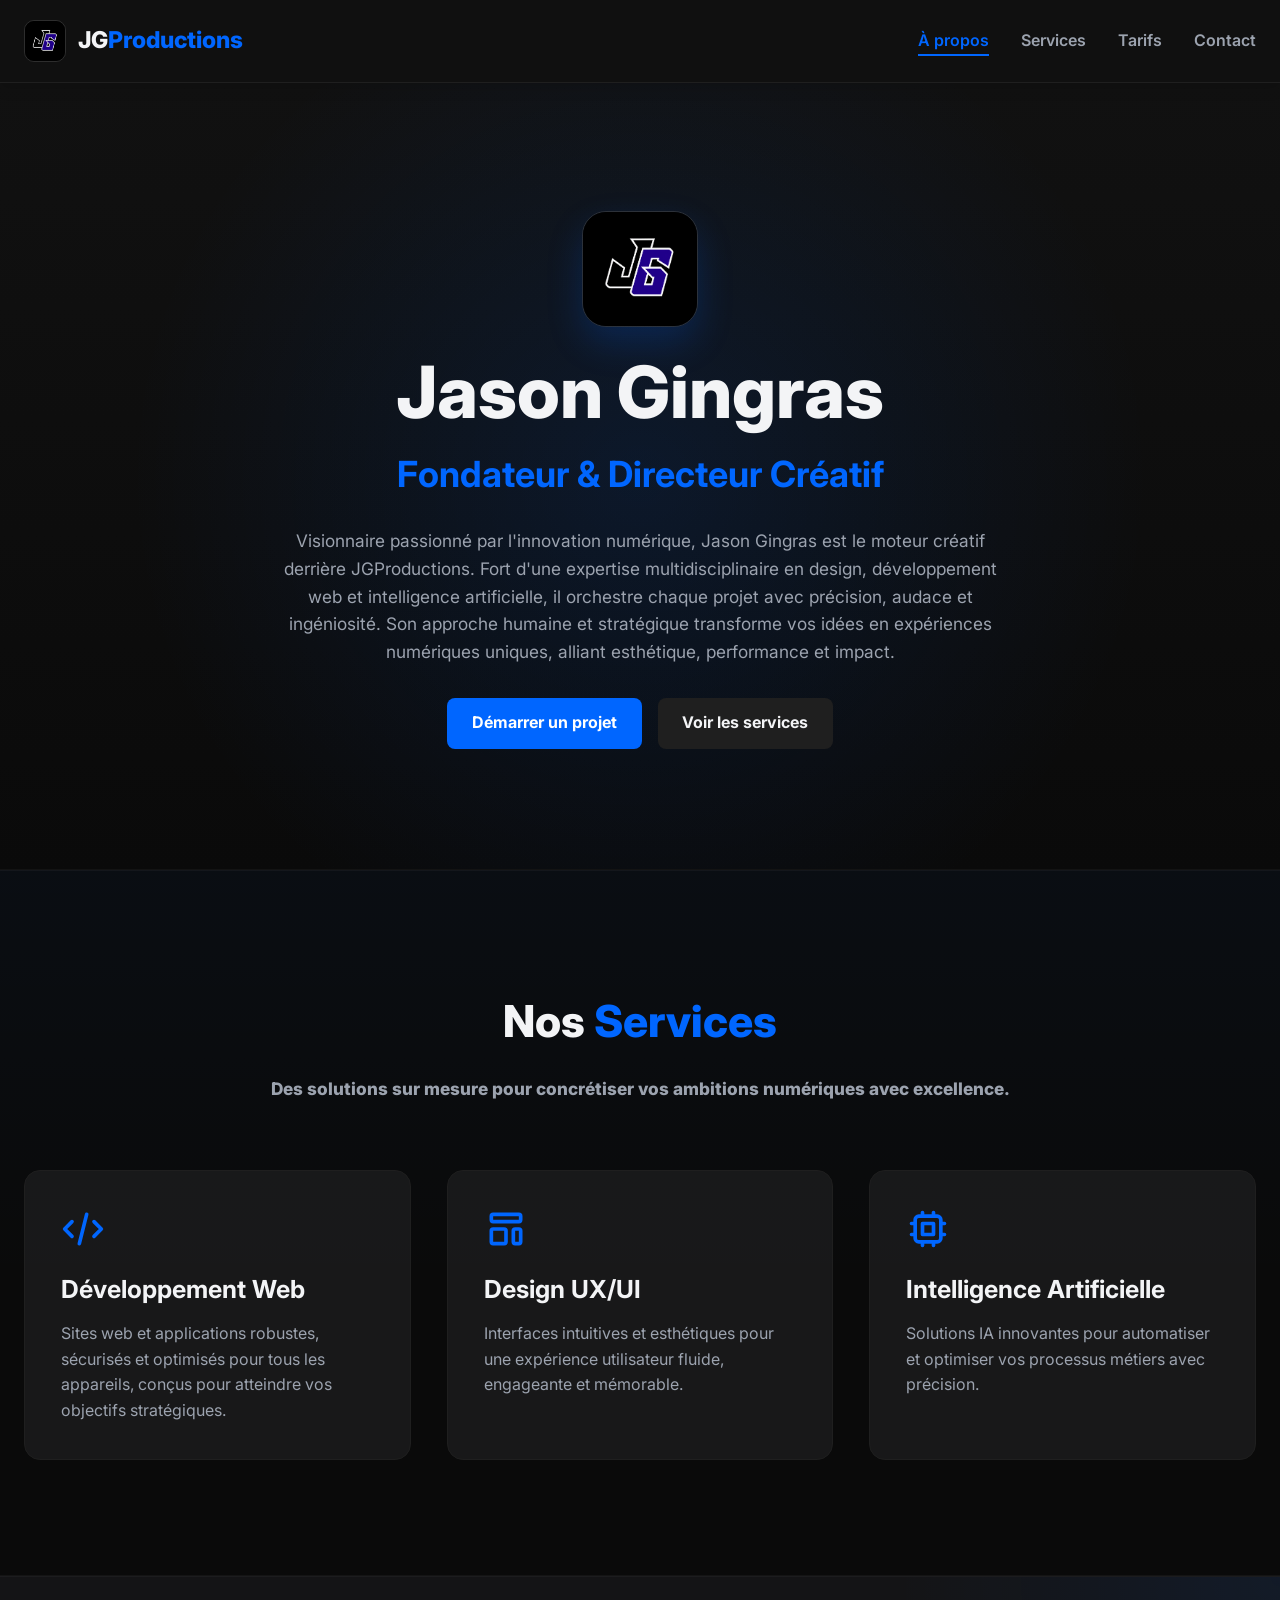
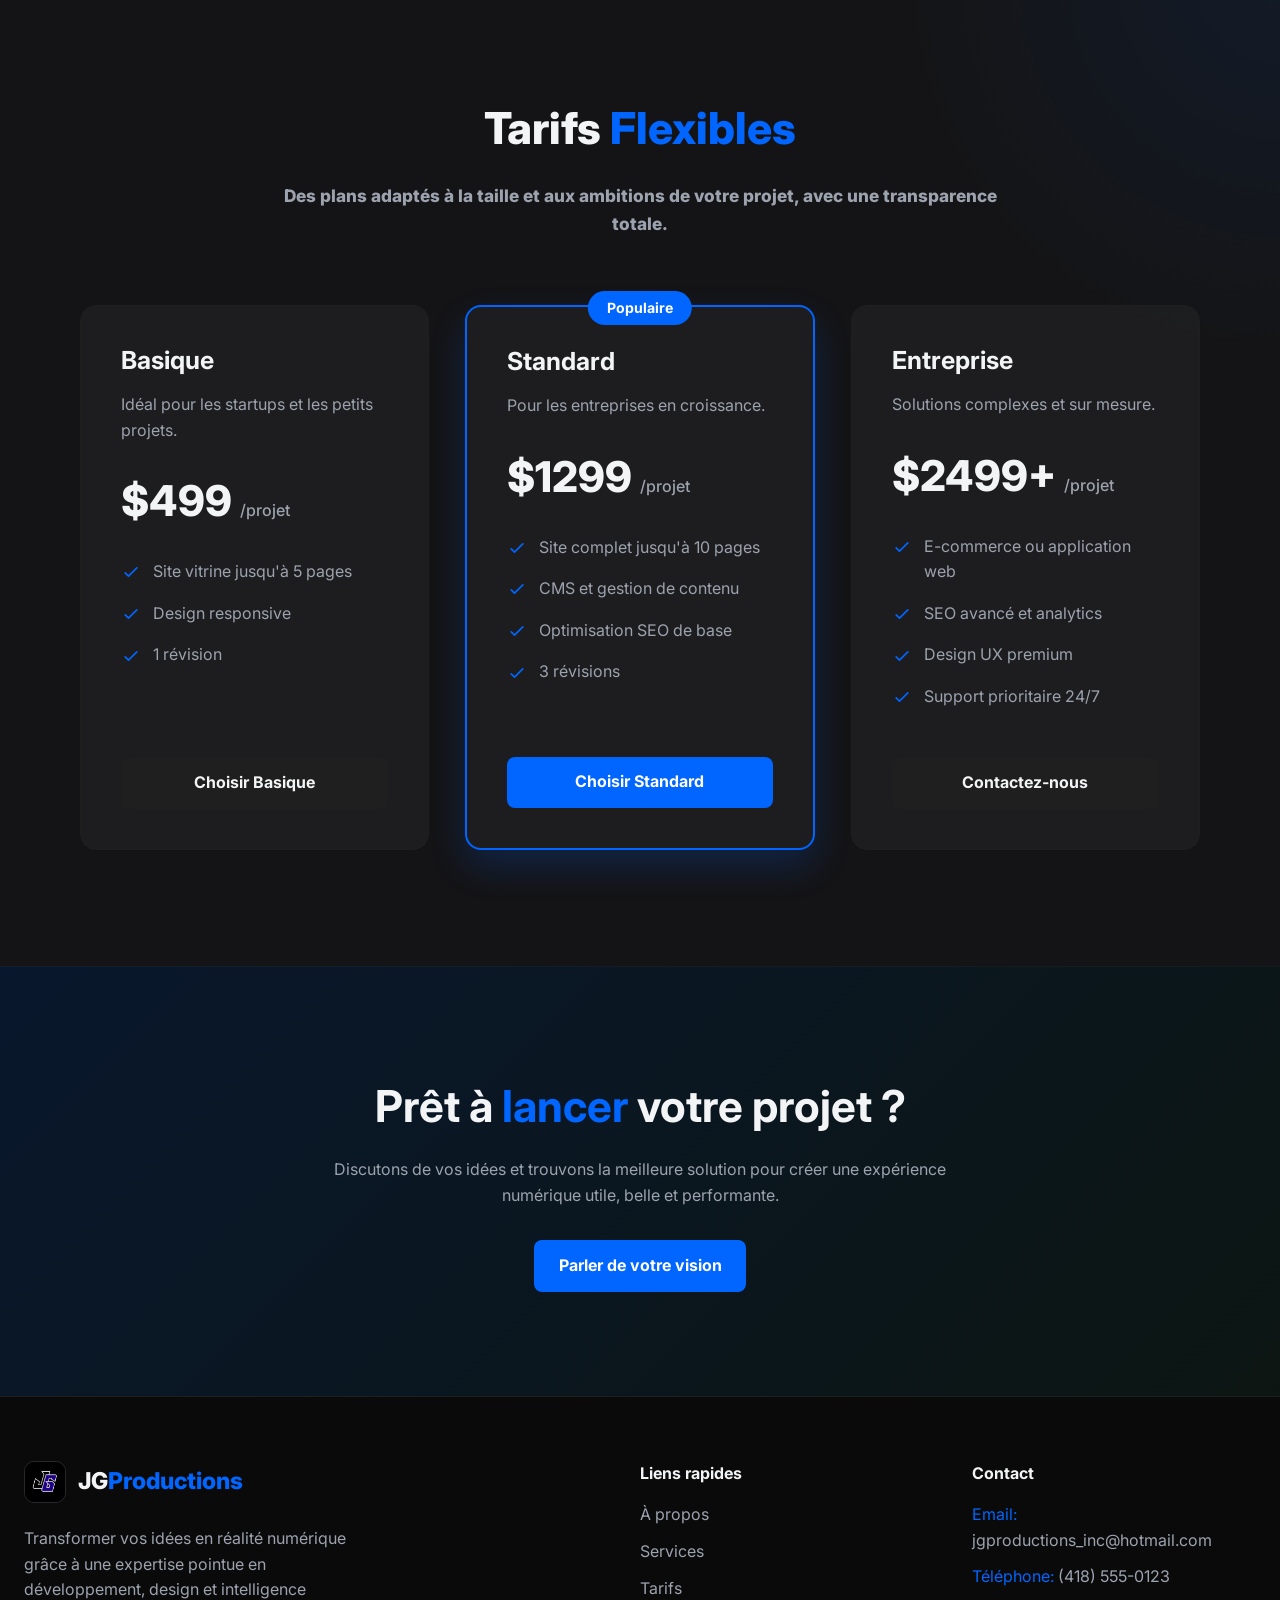
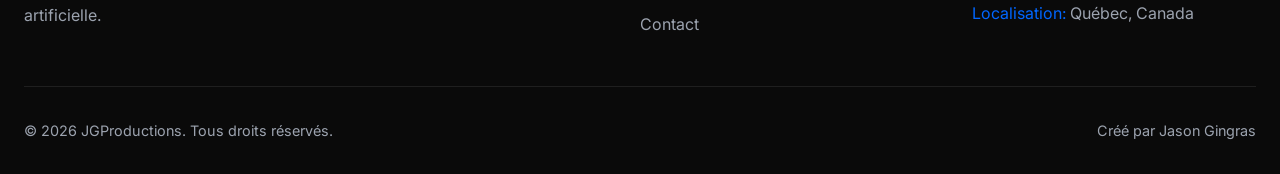
<file: index.html>
<!DOCTYPE html>
<html lang="fr">
<head>
    <meta charset="UTF-8">
    <meta name="viewport" content="width=device-width, initial-scale=1.0">
    <title>Jason Gingras | JGProductions - Développement Web, Design UX/UI et Solutions IA</title>
    <meta name="description" content="Portfolio de Jason Gingras - JGProductions. Développement Web, Design UX/UI et Solutions IA. Transformons vos idées en expériences numériques uniques.">
    <meta name="keywords" content="développement web, design UX/UI, intelligence artificielle, création multimédia, portfolio, Jason Gingras, JGProductions">
    <meta name="author" content="Jason Gingras - JGProductions">
    <meta property="og:type" content="website">
    <meta property="og:url" content="https://jgproductions.com/">
    <meta property="og:title" content="Jason Gingras | JGProductions - Développement Web, Design UX/UI et Solutions IA">
    <meta property="og:description" content="Portfolio de Jason Gingras - JGProductions. Développement Web, Design UX/UI et Solutions IA.">
    <meta property="og:image" content="https://jgproductions.com/images/og-image.jpg">
    <meta property="twitter:card" content="summary_large_image">
    <meta property="twitter:url" content="https://jgproductions.com/">
    <meta property="twitter:title" content="Jason Gingras | JGProductions">
    <meta property="twitter:description" content="Développement Web, Design UX/UI et Solutions IA.">
    <meta property="twitter:image" content="https://jgproductions.com/images/twitter-image.jpg">
    <link rel="stylesheet" href="assets/css/style.css">
    <link rel="icon" type="image/png" href="assets/images/favicon.png">
    <link rel="preconnect" href="https://fonts.googleapis.com">
    <link rel="preconnect" href="https://fonts.gstatic.com" crossorigin>
    <link href="https://fonts.googleapis.com/css2?family=Inter:wght@300;400;500;600;700;800&display=swap" rel="stylesheet">
</head>
<body>
    <a href="#main-content" class="skip-link">Aller au contenu principal</a>

    <header class="header">
        <div class="container">
            <a href="index.html" class="logo" aria-label="Accueil JGProductions">
                <img class="logo-mark" src="assets/images/favicon.png" alt="">
                <span class="logo-text">JG<span>Productions</span></span>
            </a>
            <nav class="nav" aria-label="Navigation principale">
                <ul class="nav-list">
                    <li><a href="#about" class="nav-link active">À propos</a></li>
                    <li><a href="#services" class="nav-link">Services</a></li>
                    <li><a href="#pricing" class="nav-link">Tarifs</a></li>
                    <li><a href="contact.html" class="nav-link">Contact</a></li>
                </ul>
                <button class="mobile-menu-btn" aria-label="Menu" aria-expanded="false">
                    <span></span><span></span><span></span>
                </button>
            </nav>
        </div>
    </header>

    <main id="main-content">
        <section class="hero" id="about">
            <div class="container">
                <div class="hero-content">
                    <img class="hero-logo" src="assets/images/favicon.png" alt="JGProductions">
                    <h1 class="hero-title">Jason Gingras</h1>
                    <p class="hero-kicker">Fondateur & Directeur Créatif</p>
                    <p class="hero-subtitle">
                        Visionnaire passionné par l'innovation numérique, Jason Gingras est le moteur créatif derrière JGProductions.
                        Fort d'une expertise multidisciplinaire en design, développement web et intelligence artificielle, il orchestre
                        chaque projet avec précision, audace et ingéniosité. Son approche humaine et stratégique transforme vos idées
                        en expériences numériques uniques, alliant esthétique, performance et impact.
                    </p>
                    <div class="hero-buttons">
                        <a href="contact.html" class="btn btn-primary">Démarrer un projet</a>
                        <a href="#services" class="btn btn-outline">Voir les services</a>
                    </div>
                </div>
            </div>
        </section>

        <section class="services" id="services">
            <div class="container">
                <div class="section-title">
                    <h2>Nos <span>Services</span></h2>
                    <p>Des solutions sur mesure pour concrétiser vos ambitions numériques avec excellence.</p>
                </div>
                <div class="services-grid">
                    <article class="service-card">
                        <svg class="service-icon" xmlns="http://www.w3.org/2000/svg" fill="none" viewBox="0 0 24 24" stroke="currentColor" aria-hidden="true"><path stroke-linecap="round" stroke-linejoin="round" stroke-width="2" d="M10 20l4-16m4 4l4 4-4 4M6 16l-4-4 4-4"/></svg>
                        <h3>Développement Web</h3>
                        <p>Sites web et applications robustes, sécurisés et optimisés pour tous les appareils, conçus pour atteindre vos objectifs stratégiques.</p>
                    </article>
                    <article class="service-card">
                        <svg class="service-icon" xmlns="http://www.w3.org/2000/svg" fill="none" viewBox="0 0 24 24" stroke="currentColor" aria-hidden="true"><path stroke-linecap="round" stroke-linejoin="round" stroke-width="2" d="M4 5a1 1 0 011-1h14a1 1 0 011 1v2a1 1 0 01-1 1H5a1 1 0 01-1-1V5zM4 13a1 1 0 011-1h6a1 1 0 011 1v6a1 1 0 01-1 1H5a1 1 0 01-1-1v-6zM16 13a1 1 0 011-1h2a1 1 0 011 1v6a1 1 0 01-1 1h-2a1 1 0 01-1-1v-6z"/></svg>
                        <h3>Design UX/UI</h3>
                        <p>Interfaces intuitives et esthétiques pour une expérience utilisateur fluide, engageante et mémorable.</p>
                    </article>
                    <article class="service-card">
                        <svg class="service-icon" xmlns="http://www.w3.org/2000/svg" fill="none" viewBox="0 0 24 24" stroke="currentColor" aria-hidden="true"><path stroke-linecap="round" stroke-linejoin="round" stroke-width="2" d="M9 3v2m6-2v2M9 19v2m6-2v2M5 9H3m2 6H3m18-6h-2m2 6h-2M7 19h10a2 2 0 002-2V7a2 2 0 00-2-2H7a2 2 0 00-2 2v10a2 2 0 002 2zM9 9h6v6H9V9z"/></svg>
                        <h3>Intelligence Artificielle</h3>
                        <p>Solutions IA innovantes pour automatiser et optimiser vos processus métiers avec précision.</p>
                    </article>
                </div>
            </div>
        </section>

        <section class="pricing" id="pricing">
            <div class="container">
                <div class="section-title">
                    <h2>Tarifs <span>Flexibles</span></h2>
                    <p>Des plans adaptés à la taille et aux ambitions de votre projet, avec une transparence totale.</p>
                </div>
                <div class="pricing-grid">
                    <article class="pricing-card">
                        <h3>Basique</h3>
                        <p>Idéal pour les startups et les petits projets.</p>
                        <div class="price">$499 <span>/projet</span></div>
                        <ul class="pricing-features">
                            <li class="feature-item"><svg class="feature-icon" xmlns="http://www.w3.org/2000/svg" fill="none" viewBox="0 0 24 24" stroke="currentColor"><path stroke-linecap="round" stroke-linejoin="round" stroke-width="2" d="M5 13l4 4L19 7"/></svg>Site vitrine jusqu'à 5 pages</li>
                            <li class="feature-item"><svg class="feature-icon" xmlns="http://www.w3.org/2000/svg" fill="none" viewBox="0 0 24 24" stroke="currentColor"><path stroke-linecap="round" stroke-linejoin="round" stroke-width="2" d="M5 13l4 4L19 7"/></svg>Design responsive</li>
                            <li class="feature-item"><svg class="feature-icon" xmlns="http://www.w3.org/2000/svg" fill="none" viewBox="0 0 24 24" stroke="currentColor"><path stroke-linecap="round" stroke-linejoin="round" stroke-width="2" d="M5 13l4 4L19 7"/></svg>1 révision</li>
                        </ul>
                        <a href="contact.html" class="btn btn-secondary">Choisir Basique</a>
                    </article>
                    <article class="pricing-card popular">
                        <div class="popular-badge">Populaire</div>
                        <h3>Standard</h3>
                        <p>Pour les entreprises en croissance.</p>
                        <div class="price">$1299 <span>/projet</span></div>
                        <ul class="pricing-features">
                            <li class="feature-item"><svg class="feature-icon" xmlns="http://www.w3.org/2000/svg" fill="none" viewBox="0 0 24 24" stroke="currentColor"><path stroke-linecap="round" stroke-linejoin="round" stroke-width="2" d="M5 13l4 4L19 7"/></svg>Site complet jusqu'à 10 pages</li>
                            <li class="feature-item"><svg class="feature-icon" xmlns="http://www.w3.org/2000/svg" fill="none" viewBox="0 0 24 24" stroke="currentColor"><path stroke-linecap="round" stroke-linejoin="round" stroke-width="2" d="M5 13l4 4L19 7"/></svg>CMS et gestion de contenu</li>
                            <li class="feature-item"><svg class="feature-icon" xmlns="http://www.w3.org/2000/svg" fill="none" viewBox="0 0 24 24" stroke="currentColor"><path stroke-linecap="round" stroke-linejoin="round" stroke-width="2" d="M5 13l4 4L19 7"/></svg>Optimisation SEO de base</li>
                            <li class="feature-item"><svg class="feature-icon" xmlns="http://www.w3.org/2000/svg" fill="none" viewBox="0 0 24 24" stroke="currentColor"><path stroke-linecap="round" stroke-linejoin="round" stroke-width="2" d="M5 13l4 4L19 7"/></svg>3 révisions</li>
                        </ul>
                        <a href="contact.html" class="btn btn-primary">Choisir Standard</a>
                    </article>
                    <article class="pricing-card">
                        <h3>Entreprise</h3>
                        <p>Solutions complexes et sur mesure.</p>
                        <div class="price">$2499+ <span>/projet</span></div>
                        <ul class="pricing-features">
                            <li class="feature-item"><svg class="feature-icon" xmlns="http://www.w3.org/2000/svg" fill="none" viewBox="0 0 24 24" stroke="currentColor"><path stroke-linecap="round" stroke-linejoin="round" stroke-width="2" d="M5 13l4 4L19 7"/></svg>E-commerce ou application web</li>
                            <li class="feature-item"><svg class="feature-icon" xmlns="http://www.w3.org/2000/svg" fill="none" viewBox="0 0 24 24" stroke="currentColor"><path stroke-linecap="round" stroke-linejoin="round" stroke-width="2" d="M5 13l4 4L19 7"/></svg>SEO avancé et analytics</li>
                            <li class="feature-item"><svg class="feature-icon" xmlns="http://www.w3.org/2000/svg" fill="none" viewBox="0 0 24 24" stroke="currentColor"><path stroke-linecap="round" stroke-linejoin="round" stroke-width="2" d="M5 13l4 4L19 7"/></svg>Design UX premium</li>
                            <li class="feature-item"><svg class="feature-icon" xmlns="http://www.w3.org/2000/svg" fill="none" viewBox="0 0 24 24" stroke="currentColor"><path stroke-linecap="round" stroke-linejoin="round" stroke-width="2" d="M5 13l4 4L19 7"/></svg>Support prioritaire 24/7</li>
                        </ul>
                        <a href="contact.html" class="btn btn-secondary">Contactez-nous</a>
                    </article>
                </div>
            </div>
        </section>

        <section class="cta">
            <div class="container">
                <h2>Prêt à <span>lancer</span> votre projet ?</h2>
                <p>Discutons de vos idées et trouvons la meilleure solution pour créer une expérience numérique utile, belle et performante.</p>
                <a href="contact.html" class="btn btn-primary">Parler de votre vision</a>
            </div>
        </section>
    </main>

    <footer class="footer">
        <div class="container">
            <div class="footer-grid">
                <div class="footer-about">
                    <a href="index.html" class="logo">
                        <img class="logo-mark" src="assets/images/favicon.png" alt="">
                        <span class="logo-text">JG<span>Productions</span></span>
                    </a>
                    <p>Transformer vos idées en réalité numérique grâce à une expertise pointue en développement, design et intelligence artificielle.</p>
                </div>
                <div class="footer-links">
                    <h4>Liens rapides</h4>
                    <ul>
                        <li><a href="#about">À propos</a></li>
                        <li><a href="#services">Services</a></li>
                        <li><a href="#pricing">Tarifs</a></li>
                        <li><a href="contact.html">Contact</a></li>
                    </ul>
                </div>
                <div class="footer-contact">
                    <h4>Contact</h4>
                    <ul>
                        <li><span>Email:</span> jgproductions_inc@hotmail.com</li>
                        <li><span>Téléphone:</span> (418) 555-0123</li>
                        <li><span>Localisation:</span> Québec, Canada</li>
                    </ul>
                </div>
            </div>
            <div class="footer-bottom">
                <p>&copy; 2026 JGProductions. Tous droits réservés.</p>
                <p>Créé par Jason Gingras</p>
            </div>
        </div>
    </footer>

    <a href="#" class="back-to-top" aria-label="Retour en haut">
        <svg xmlns="http://www.w3.org/2000/svg" width="24" height="24" viewBox="0 0 24 24" fill="none" stroke="currentColor" stroke-width="2"><path d="M18 15l-6-6-6 6"/></svg>
    </a>

    <script src="assets/js/main.js"></script>
</body>
</html>
</file>
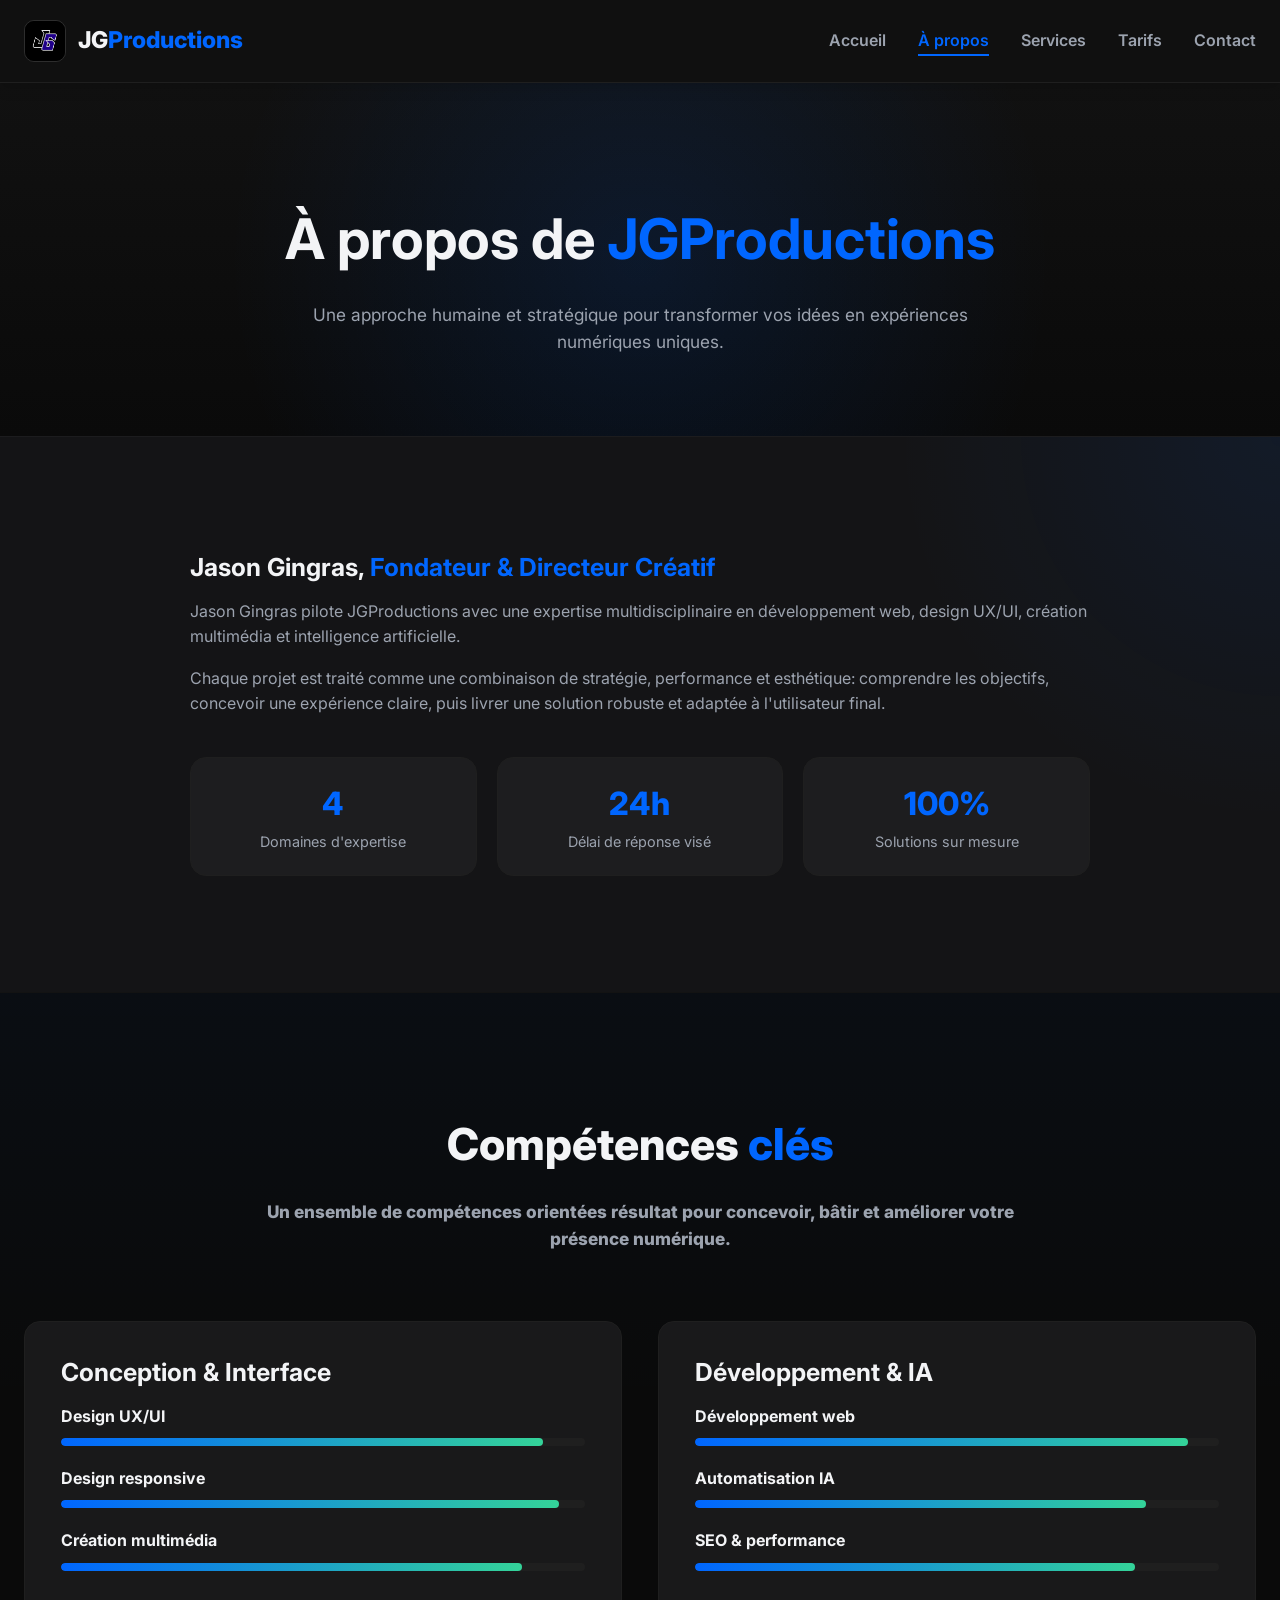
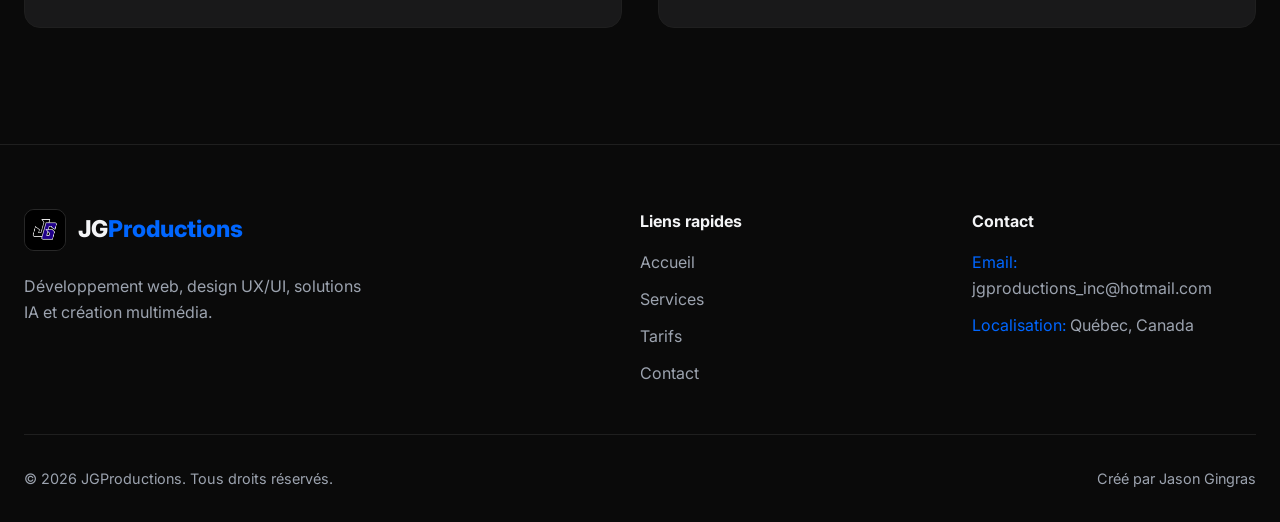
<file: about.html>
<!DOCTYPE html>
<html lang="fr">
<head>
    <meta charset="UTF-8">
    <meta name="viewport" content="width=device-width, initial-scale=1.0">
    <meta name="description" content="À propos de Jason Gingras et JGProductions, studio de développement web, design UX/UI et solutions IA au Québec.">
    <title>À propos | Jason Gingras - JGProductions</title>
    <link rel="stylesheet" href="assets/css/style.css">
    <link rel="icon" type="image/png" href="assets/images/favicon.png">
    <link rel="preconnect" href="https://fonts.googleapis.com">
    <link rel="preconnect" href="https://fonts.gstatic.com" crossorigin>
    <link href="https://fonts.googleapis.com/css2?family=Inter:wght@300;400;500;600;700;800&display=swap" rel="stylesheet">
</head>
<body>
    <header class="header">
        <div class="container">
            <a href="index.html" class="logo">
                <img class="logo-mark" src="assets/images/favicon.png" alt="">
                <span class="logo-text">JG<span>Productions</span></span>
            </a>
            <nav class="nav" aria-label="Navigation principale">
                <ul class="nav-list">
                    <li><a href="index.html" class="nav-link">Accueil</a></li>
                    <li><a href="about.html" class="nav-link active">À propos</a></li>
                    <li><a href="index.html#services" class="nav-link">Services</a></li>
                    <li><a href="projects.html" class="nav-link">Tarifs</a></li>
                    <li><a href="contact.html" class="nav-link">Contact</a></li>
                </ul>
                <button class="mobile-menu-btn" aria-label="Menu" aria-expanded="false">
                    <span></span><span></span><span></span>
                </button>
            </nav>
        </div>
    </header>

    <main>
        <section class="page-header">
            <div class="container">
                <h1>À propos de <span>JGProductions</span></h1>
                <p>Une approche humaine et stratégique pour transformer vos idées en expériences numériques uniques.</p>
            </div>
        </section>

        <section class="about">
            <div class="container">
                <div class="about-grid">
                    <div class="about-content">
                        <h2>Jason Gingras, <span>Fondateur & Directeur Créatif</span></h2>
                        <p>Jason Gingras pilote JGProductions avec une expertise multidisciplinaire en développement web, design UX/UI, création multimédia et intelligence artificielle.</p>
                        <p>Chaque projet est traité comme une combinaison de stratégie, performance et esthétique: comprendre les objectifs, concevoir une expérience claire, puis livrer une solution robuste et adaptée à l'utilisateur final.</p>
                        <div class="about-stats">
                            <div class="stat-item">
                                <span class="stat-number">4</span>
                                <span class="stat-label">Domaines d'expertise</span>
                            </div>
                            <div class="stat-item">
                                <span class="stat-number">24h</span>
                                <span class="stat-label">Délai de réponse visé</span>
                            </div>
                            <div class="stat-item">
                                <span class="stat-number">100%</span>
                                <span class="stat-label">Solutions sur mesure</span>
                            </div>
                        </div>
                    </div>
                </div>
            </div>
        </section>

        <section class="skills">
            <div class="container">
                <div class="section-title">
                    <h2>Compétences <span>clés</span></h2>
                    <p>Un ensemble de compétences orientées résultat pour concevoir, bâtir et améliorer votre présence numérique.</p>
                </div>
                <div class="skills-grid">
                    <article class="skill-category">
                        <h3>Conception & Interface</h3>
                        <div class="skill-item"><span>Design UX/UI</span><div class="skill-bar"><div class="skill-progress" style="width: 92%"></div></div></div>
                        <div class="skill-item"><span>Design responsive</span><div class="skill-bar"><div class="skill-progress" style="width: 95%"></div></div></div>
                        <div class="skill-item"><span>Création multimédia</span><div class="skill-bar"><div class="skill-progress" style="width: 88%"></div></div></div>
                    </article>
                    <article class="skill-category">
                        <h3>Développement & IA</h3>
                        <div class="skill-item"><span>Développement web</span><div class="skill-bar"><div class="skill-progress" style="width: 94%"></div></div></div>
                        <div class="skill-item"><span>Automatisation IA</span><div class="skill-bar"><div class="skill-progress" style="width: 86%"></div></div></div>
                        <div class="skill-item"><span>SEO & performance</span><div class="skill-bar"><div class="skill-progress" style="width: 84%"></div></div></div>
                    </article>
                </div>
            </div>
        </section>
    </main>

    <footer class="footer">
        <div class="container">
            <div class="footer-grid">
                <div class="footer-about">
                    <a href="index.html" class="logo">
                        <img class="logo-mark" src="assets/images/favicon.png" alt="">
                        <span class="logo-text">JG<span>Productions</span></span>
                    </a>
                    <p>Développement web, design UX/UI, solutions IA et création multimédia.</p>
                </div>
                <div class="footer-links">
                    <h4>Liens rapides</h4>
                    <ul>
                        <li><a href="index.html">Accueil</a></li>
                        <li><a href="index.html#services">Services</a></li>
                        <li><a href="projects.html">Tarifs</a></li>
                        <li><a href="contact.html">Contact</a></li>
                    </ul>
                </div>
                <div class="footer-contact">
                    <h4>Contact</h4>
                    <ul>
                        <li><span>Email:</span> jgproductions_inc@hotmail.com</li>
                        <li><span>Localisation:</span> Québec, Canada</li>
                    </ul>
                </div>
            </div>
            <div class="footer-bottom">
                <p>&copy; 2026 JGProductions. Tous droits réservés.</p>
                <p>Créé par Jason Gingras</p>
            </div>
        </div>
    </footer>

    <a href="#" class="back-to-top" aria-label="Retour en haut">
        <svg xmlns="http://www.w3.org/2000/svg" width="24" height="24" viewBox="0 0 24 24" fill="none" stroke="currentColor" stroke-width="2"><path d="M18 15l-6-6-6 6"/></svg>
    </a>
    <script src="assets/js/main.js"></script>
</body>
</html>
</file>
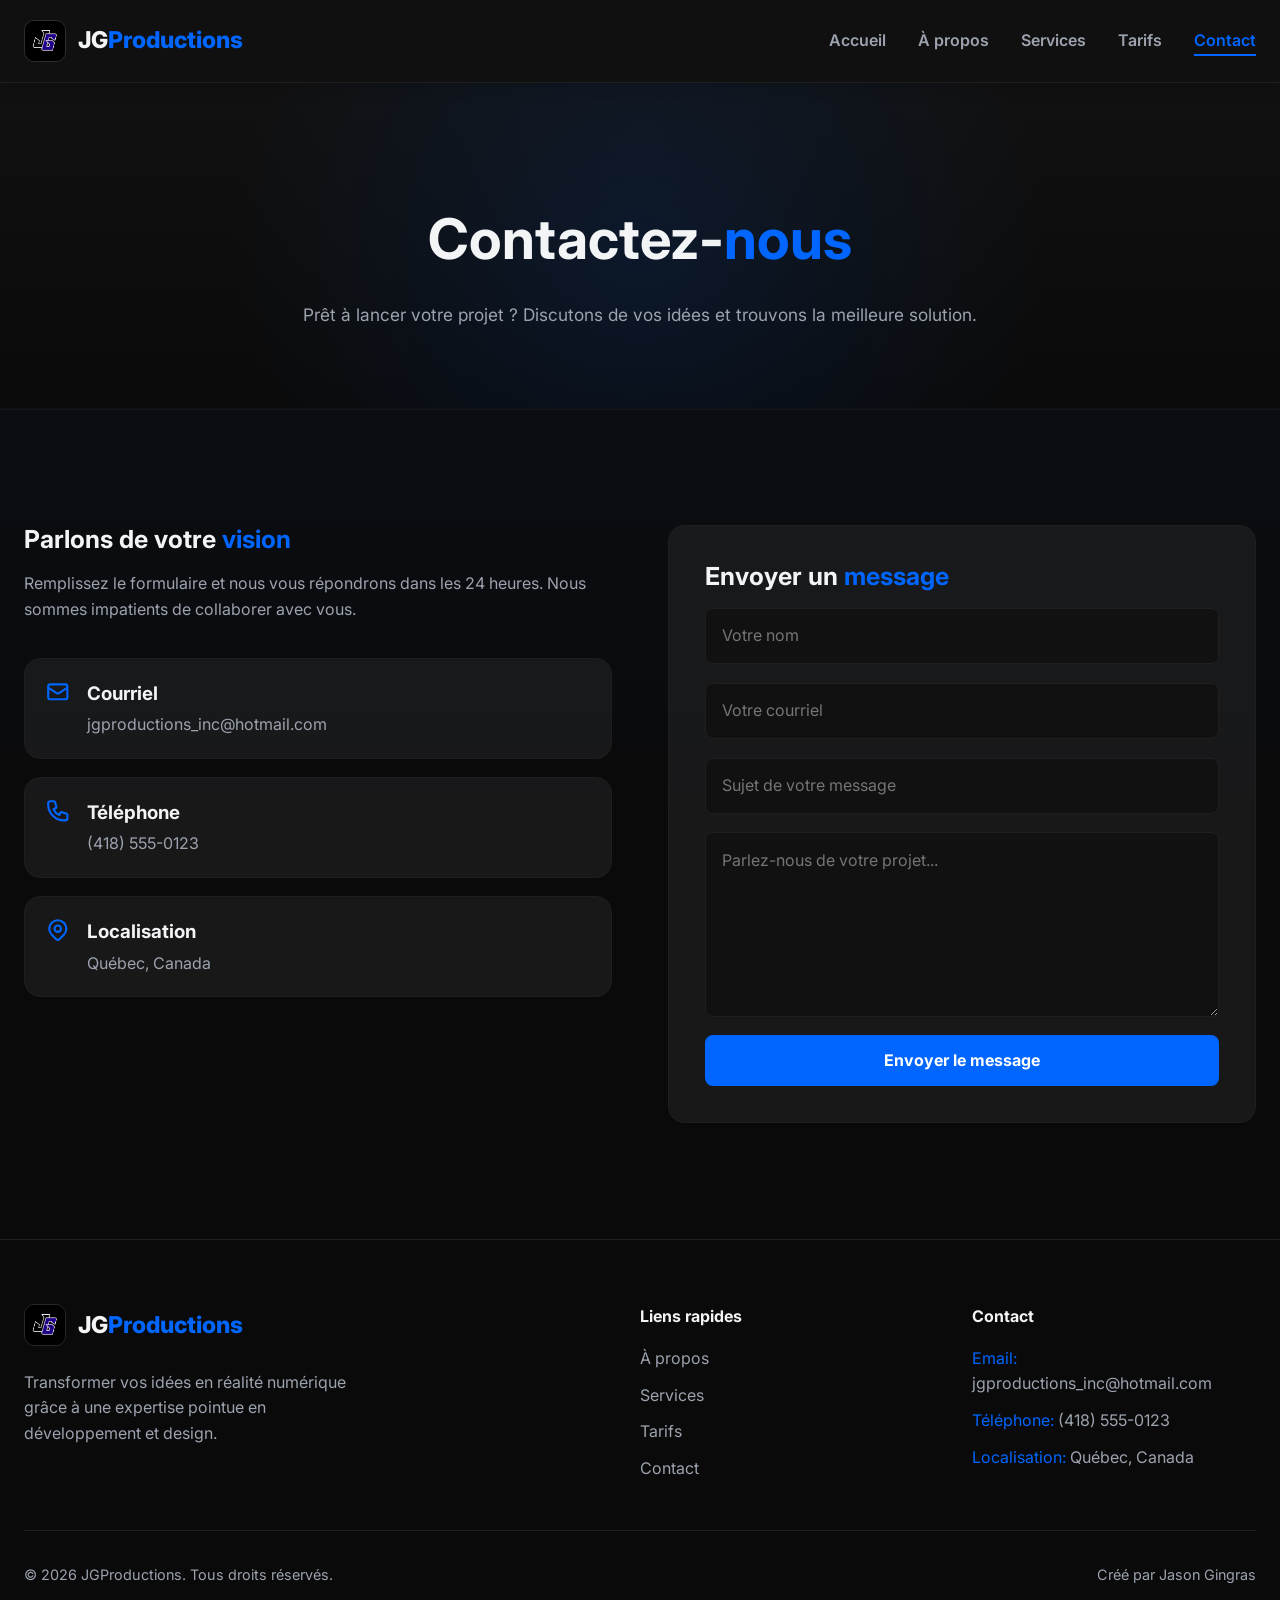
<file: contact.html>
<!DOCTYPE html>
<html lang="fr">
<head>
    <meta charset="UTF-8">
    <meta name="viewport" content="width=device-width, initial-scale=1.0">
    <meta name="description" content="Contactez JGProductions pour discuter de votre projet web, UX/UI, IA ou multimédia.">
    <title>Contact | JGProductions</title>
    <link rel="stylesheet" href="assets/css/style.css">
    <link rel="icon" type="image/png" href="assets/images/favicon.png">
    <link rel="preconnect" href="https://fonts.googleapis.com">
    <link rel="preconnect" href="https://fonts.gstatic.com" crossorigin>
    <link href="https://fonts.googleapis.com/css2?family=Inter:wght@300;400;500;600;700;800&display=swap" rel="stylesheet">
</head>
<body>
    <header class="header">
        <div class="container">
            <a href="index.html" class="logo">
                <img class="logo-mark" src="assets/images/favicon.png" alt="">
                <span class="logo-text">JG<span>Productions</span></span>
            </a>
            <nav class="nav" aria-label="Navigation principale">
                <ul class="nav-list">
                    <li><a href="index.html" class="nav-link">Accueil</a></li>
                    <li><a href="about.html" class="nav-link">À propos</a></li>
                    <li><a href="index.html#services" class="nav-link">Services</a></li>
                    <li><a href="projects.html" class="nav-link">Tarifs</a></li>
                    <li><a href="contact.html" class="nav-link active">Contact</a></li>
                </ul>
                <button class="mobile-menu-btn" aria-label="Menu" aria-expanded="false">
                    <span></span><span></span><span></span>
                </button>
            </nav>
        </div>
    </header>

    <main>
        <section class="page-header">
            <div class="container">
                <h1>Contactez-<span>nous</span></h1>
                <p>Prêt à lancer votre projet ? Discutons de vos idées et trouvons la meilleure solution.</p>
            </div>
        </section>

        <section class="contact">
            <div class="container">
                <div class="contact-grid">
                    <div class="contact-info">
                        <h2>Parlons de votre <span>vision</span></h2>
                        <p>Remplissez le formulaire et nous vous répondrons dans les 24 heures. Nous sommes impatients de collaborer avec vous.</p>
                        <div class="contact-items">
                            <a href="mailto:jgproductions_inc@hotmail.com" class="contact-item">
                                <svg class="contact-icon" xmlns="http://www.w3.org/2000/svg" fill="none" viewBox="0 0 24 24" stroke="currentColor"><path stroke-linecap="round" stroke-linejoin="round" stroke-width="2" d="M3 8l7.89 5.26a2 2 0 002.22 0L21 8M5 19h14a2 2 0 002-2V7a2 2 0 00-2-2H5a2 2 0 00-2 2v10a2 2 0 002 2z"/></svg>
                                <div class="contact-content">
                                    <h3>Courriel</h3>
                                    <p>jgproductions_inc@hotmail.com</p>
                                </div>
                            </a>
                            <a href="tel:+14185550123" class="contact-item">
                                <svg class="contact-icon" xmlns="http://www.w3.org/2000/svg" fill="none" viewBox="0 0 24 24" stroke="currentColor"><path stroke-linecap="round" stroke-linejoin="round" stroke-width="2" d="M3 5a2 2 0 012-2h3.28a1 1 0 01.948.684l1.498 4.493a1 1 0 01-.502 1.21l-2.257 1.13a11.042 11.042 0 005.516 5.516l1.13-2.257a1 1 0 011.21-.502l4.493 1.498a1 1 0 01.684.949V19a2 2 0 01-2 2h-1C9.716 21 3 14.284 3 6V5z"/></svg>
                                <div class="contact-content">
                                    <h3>Téléphone</h3>
                                    <p>(418) 555-0123</p>
                                </div>
                            </a>
                            <div class="contact-item">
                                <svg class="contact-icon" xmlns="http://www.w3.org/2000/svg" fill="none" viewBox="0 0 24 24" stroke="currentColor"><path stroke-linecap="round" stroke-linejoin="round" stroke-width="2" d="M17.657 16.657L13.414 20.9a1.998 1.998 0 01-2.827 0l-4.244-4.243a8 8 0 1111.314 0z"/><path stroke-linecap="round" stroke-linejoin="round" stroke-width="2" d="M15 11a3 3 0 11-6 0 3 3 0 016 0z"/></svg>
                                <div class="contact-content">
                                    <h3>Localisation</h3>
                                    <p>Québec, Canada</p>
                                </div>
                            </div>
                        </div>
                    </div>

                    <div class="contact-form">
                        <h2>Envoyer un <span>message</span></h2>
                        <form id="contactForm" class="form">
                            <div class="form-group">
                                <label for="name">Nom complet</label>
                                <input type="text" id="name" name="name" placeholder="Votre nom" required>
                            </div>
                            <div class="form-group">
                                <label for="email">Adresse courriel</label>
                                <input type="email" id="email" name="email" placeholder="Votre courriel" required>
                            </div>
                            <div class="form-group">
                                <label for="subject">Sujet</label>
                                <input type="text" id="subject" name="subject" placeholder="Sujet de votre message">
                            </div>
                            <div class="form-group">
                                <label for="message">Message</label>
                                <textarea id="message" name="message" rows="6" placeholder="Parlez-nous de votre projet..." required></textarea>
                            </div>
                            <button type="submit" class="btn btn-primary">Envoyer le message</button>
                        </form>
                        <div id="formMessage" class="form-message"></div>
                    </div>
                </div>
            </div>
        </section>
    </main>

    <footer class="footer">
        <div class="container">
            <div class="footer-grid">
                <div class="footer-about">
                    <a href="index.html" class="logo">
                        <img class="logo-mark" src="assets/images/favicon.png" alt="">
                        <span class="logo-text">JG<span>Productions</span></span>
                    </a>
                    <p>Transformer vos idées en réalité numérique grâce à une expertise pointue en développement et design.</p>
                </div>
                <div class="footer-links">
                    <h4>Liens rapides</h4>
                    <ul>
                        <li><a href="about.html">À propos</a></li>
                        <li><a href="index.html#services">Services</a></li>
                        <li><a href="projects.html">Tarifs</a></li>
                        <li><a href="contact.html">Contact</a></li>
                    </ul>
                </div>
                <div class="footer-contact">
                    <h4>Contact</h4>
                    <ul>
                        <li><span>Email:</span> jgproductions_inc@hotmail.com</li>
                        <li><span>Téléphone:</span> (418) 555-0123</li>
                        <li><span>Localisation:</span> Québec, Canada</li>
                    </ul>
                </div>
            </div>
            <div class="footer-bottom">
                <p>&copy; 2026 JGProductions. Tous droits réservés.</p>
                <p>Créé par Jason Gingras</p>
            </div>
        </div>
    </footer>

    <a href="#" class="back-to-top" aria-label="Retour en haut">
        <svg xmlns="http://www.w3.org/2000/svg" width="24" height="24" viewBox="0 0 24 24" fill="none" stroke="currentColor" stroke-width="2"><path d="M18 15l-6-6-6 6"/></svg>
    </a>
    <script src="assets/js/main.js"></script>
</body>
</html>
</file>
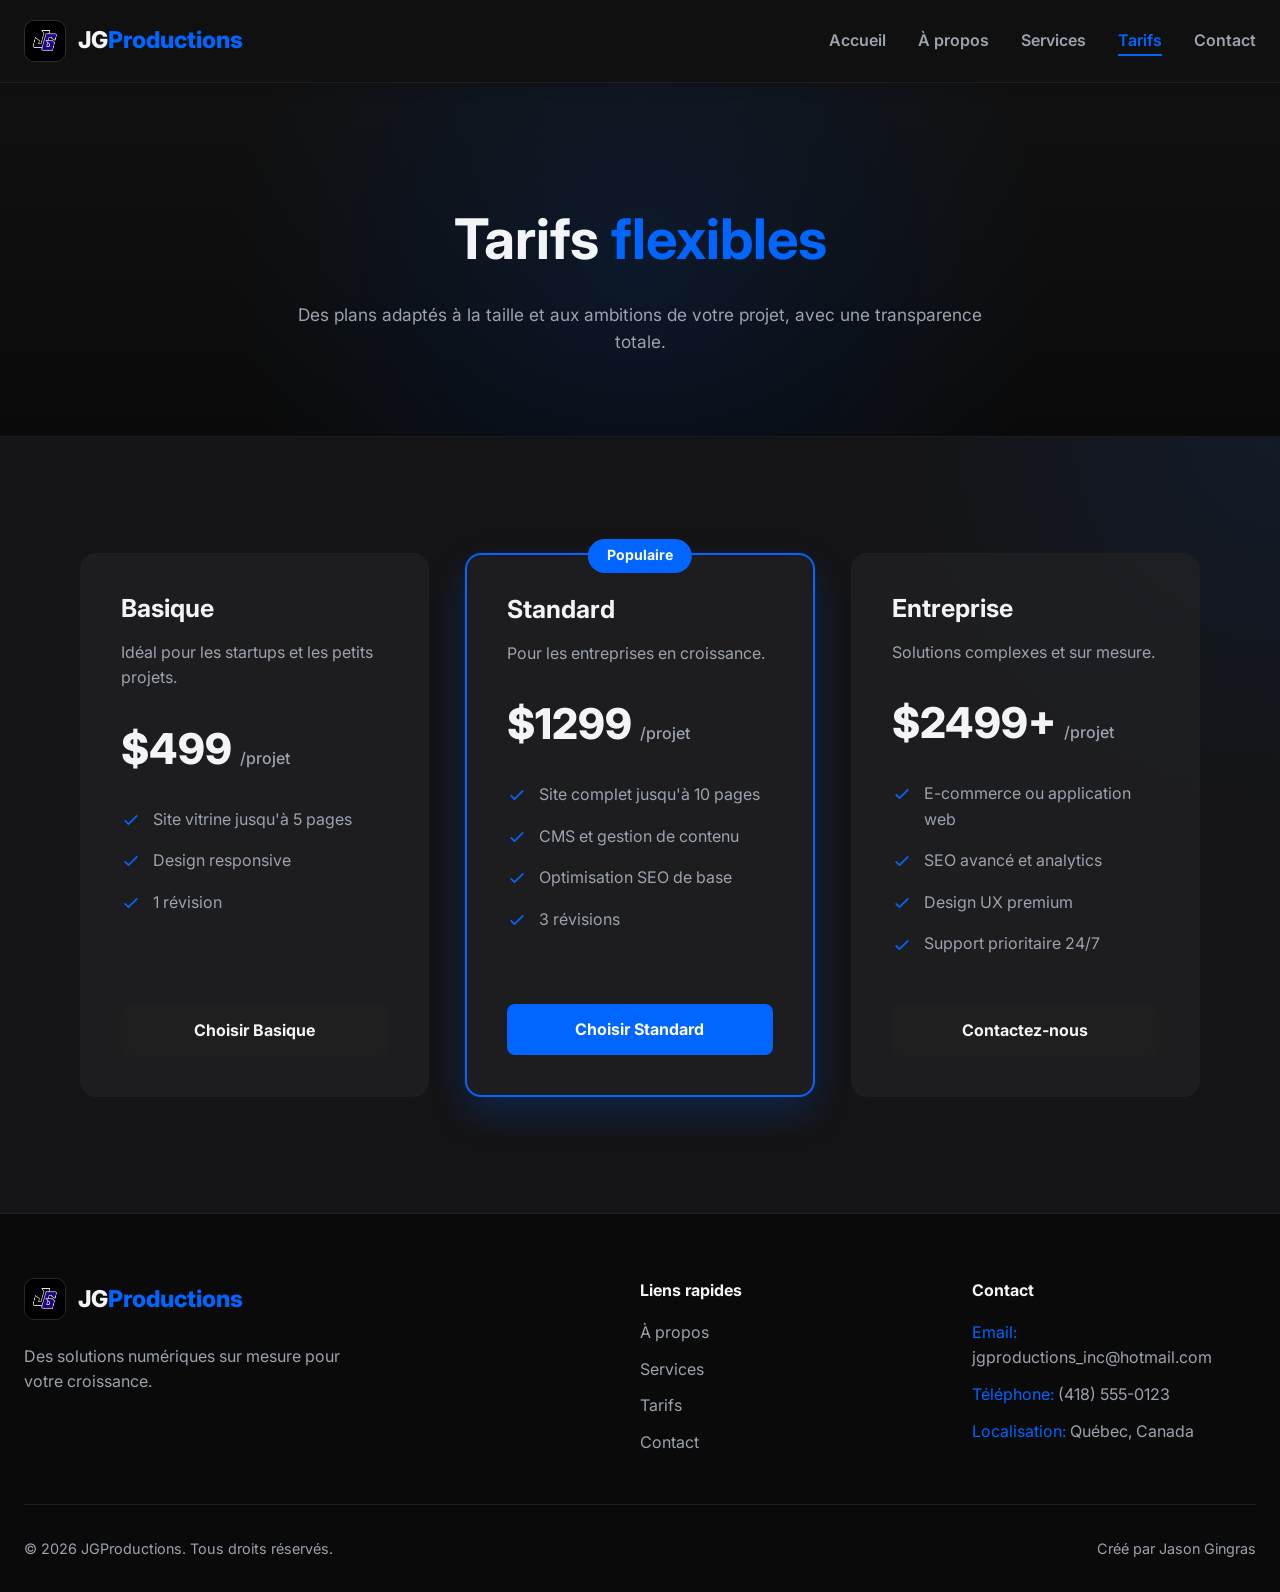
<file: projects.html>
<!DOCTYPE html>
<html lang="fr">
<head>
    <meta charset="UTF-8">
    <meta name="viewport" content="width=device-width, initial-scale=1.0">
    <meta name="description" content="Tarifs flexibles de JGProductions pour sites vitrines, sites complets, e-commerce et applications web.">
    <title>Tarifs | JGProductions</title>
    <link rel="stylesheet" href="assets/css/style.css">
    <link rel="icon" type="image/png" href="assets/images/favicon.png">
    <link rel="preconnect" href="https://fonts.googleapis.com">
    <link rel="preconnect" href="https://fonts.gstatic.com" crossorigin>
    <link href="https://fonts.googleapis.com/css2?family=Inter:wght@300;400;500;600;700;800&display=swap" rel="stylesheet">
</head>
<body>
    <header class="header">
        <div class="container">
            <a href="index.html" class="logo">
                <img class="logo-mark" src="assets/images/favicon.png" alt="">
                <span class="logo-text">JG<span>Productions</span></span>
            </a>
            <nav class="nav" aria-label="Navigation principale">
                <ul class="nav-list">
                    <li><a href="index.html" class="nav-link">Accueil</a></li>
                    <li><a href="about.html" class="nav-link">À propos</a></li>
                    <li><a href="index.html#services" class="nav-link">Services</a></li>
                    <li><a href="projects.html" class="nav-link active">Tarifs</a></li>
                    <li><a href="contact.html" class="nav-link">Contact</a></li>
                </ul>
                <button class="mobile-menu-btn" aria-label="Menu" aria-expanded="false">
                    <span></span><span></span><span></span>
                </button>
            </nav>
        </div>
    </header>

    <main>
        <section class="page-header">
            <div class="container">
                <h1>Tarifs <span>flexibles</span></h1>
                <p>Des plans adaptés à la taille et aux ambitions de votre projet, avec une transparence totale.</p>
            </div>
        </section>

        <section class="pricing">
            <div class="container">
                <div class="pricing-grid">
                    <article class="pricing-card">
                        <h3>Basique</h3>
                        <p>Idéal pour les startups et les petits projets.</p>
                        <div class="price">$499 <span>/projet</span></div>
                        <ul class="pricing-features">
                            <li class="feature-item"><svg class="feature-icon" xmlns="http://www.w3.org/2000/svg" fill="none" viewBox="0 0 24 24" stroke="currentColor"><path stroke-linecap="round" stroke-linejoin="round" stroke-width="2" d="M5 13l4 4L19 7"/></svg>Site vitrine jusqu'à 5 pages</li>
                            <li class="feature-item"><svg class="feature-icon" xmlns="http://www.w3.org/2000/svg" fill="none" viewBox="0 0 24 24" stroke="currentColor"><path stroke-linecap="round" stroke-linejoin="round" stroke-width="2" d="M5 13l4 4L19 7"/></svg>Design responsive</li>
                            <li class="feature-item"><svg class="feature-icon" xmlns="http://www.w3.org/2000/svg" fill="none" viewBox="0 0 24 24" stroke="currentColor"><path stroke-linecap="round" stroke-linejoin="round" stroke-width="2" d="M5 13l4 4L19 7"/></svg>1 révision</li>
                        </ul>
                        <a href="contact.html" class="btn btn-secondary">Choisir Basique</a>
                    </article>

                    <article class="pricing-card popular">
                        <div class="popular-badge">Populaire</div>
                        <h3>Standard</h3>
                        <p>Pour les entreprises en croissance.</p>
                        <div class="price">$1299 <span>/projet</span></div>
                        <ul class="pricing-features">
                            <li class="feature-item"><svg class="feature-icon" xmlns="http://www.w3.org/2000/svg" fill="none" viewBox="0 0 24 24" stroke="currentColor"><path stroke-linecap="round" stroke-linejoin="round" stroke-width="2" d="M5 13l4 4L19 7"/></svg>Site complet jusqu'à 10 pages</li>
                            <li class="feature-item"><svg class="feature-icon" xmlns="http://www.w3.org/2000/svg" fill="none" viewBox="0 0 24 24" stroke="currentColor"><path stroke-linecap="round" stroke-linejoin="round" stroke-width="2" d="M5 13l4 4L19 7"/></svg>CMS et gestion de contenu</li>
                            <li class="feature-item"><svg class="feature-icon" xmlns="http://www.w3.org/2000/svg" fill="none" viewBox="0 0 24 24" stroke="currentColor"><path stroke-linecap="round" stroke-linejoin="round" stroke-width="2" d="M5 13l4 4L19 7"/></svg>Optimisation SEO de base</li>
                            <li class="feature-item"><svg class="feature-icon" xmlns="http://www.w3.org/2000/svg" fill="none" viewBox="0 0 24 24" stroke="currentColor"><path stroke-linecap="round" stroke-linejoin="round" stroke-width="2" d="M5 13l4 4L19 7"/></svg>3 révisions</li>
                        </ul>
                        <a href="contact.html" class="btn btn-primary">Choisir Standard</a>
                    </article>

                    <article class="pricing-card">
                        <h3>Entreprise</h3>
                        <p>Solutions complexes et sur mesure.</p>
                        <div class="price">$2499+ <span>/projet</span></div>
                        <ul class="pricing-features">
                            <li class="feature-item"><svg class="feature-icon" xmlns="http://www.w3.org/2000/svg" fill="none" viewBox="0 0 24 24" stroke="currentColor"><path stroke-linecap="round" stroke-linejoin="round" stroke-width="2" d="M5 13l4 4L19 7"/></svg>E-commerce ou application web</li>
                            <li class="feature-item"><svg class="feature-icon" xmlns="http://www.w3.org/2000/svg" fill="none" viewBox="0 0 24 24" stroke="currentColor"><path stroke-linecap="round" stroke-linejoin="round" stroke-width="2" d="M5 13l4 4L19 7"/></svg>SEO avancé et analytics</li>
                            <li class="feature-item"><svg class="feature-icon" xmlns="http://www.w3.org/2000/svg" fill="none" viewBox="0 0 24 24" stroke="currentColor"><path stroke-linecap="round" stroke-linejoin="round" stroke-width="2" d="M5 13l4 4L19 7"/></svg>Design UX premium</li>
                            <li class="feature-item"><svg class="feature-icon" xmlns="http://www.w3.org/2000/svg" fill="none" viewBox="0 0 24 24" stroke="currentColor"><path stroke-linecap="round" stroke-linejoin="round" stroke-width="2" d="M5 13l4 4L19 7"/></svg>Support prioritaire 24/7</li>
                        </ul>
                        <a href="contact.html" class="btn btn-secondary">Contactez-nous</a>
                    </article>
                </div>
            </div>
        </section>
    </main>

    <footer class="footer">
        <div class="container">
            <div class="footer-grid">
                <div class="footer-about">
                    <a href="index.html" class="logo">
                        <img class="logo-mark" src="assets/images/favicon.png" alt="">
                        <span class="logo-text">JG<span>Productions</span></span>
                    </a>
                    <p>Des solutions numériques sur mesure pour votre croissance.</p>
                </div>
                <div class="footer-links">
                    <h4>Liens rapides</h4>
                    <ul>
                        <li><a href="about.html">À propos</a></li>
                        <li><a href="index.html#services">Services</a></li>
                        <li><a href="projects.html">Tarifs</a></li>
                        <li><a href="contact.html">Contact</a></li>
                    </ul>
                </div>
                <div class="footer-contact">
                    <h4>Contact</h4>
                    <ul>
                        <li><span>Email:</span> jgproductions_inc@hotmail.com</li>
                        <li><span>Téléphone:</span> (418) 555-0123</li>
                        <li><span>Localisation:</span> Québec, Canada</li>
                    </ul>
                </div>
            </div>
            <div class="footer-bottom">
                <p>&copy; 2026 JGProductions. Tous droits réservés.</p>
                <p>Créé par Jason Gingras</p>
            </div>
        </div>
    </footer>

    <a href="#" class="back-to-top" aria-label="Retour en haut">
        <svg xmlns="http://www.w3.org/2000/svg" width="24" height="24" viewBox="0 0 24 24" fill="none" stroke="currentColor" stroke-width="2"><path d="M18 15l-6-6-6 6"/></svg>
    </a>
    <script src="assets/js/main.js"></script>
</body>
</html>
</file>
<file: assets/css/style.css>
/* JGProductions Portfolio */

:root {
    --primary: #0066ff;
    --primary-hover: #0055dd;
    --primary-light: rgba(0, 102, 255, 0.12);
    --bg-dark: #111111;
    --bg-darker: #0a0a0a;
    --bg-subtle: #141416;
    --bg-card: rgba(39, 39, 42, 0.52);
    --text-light: #f3f4f6;
    --text-gray: #9ca3af;
    --border-dark: #1f1f1f;
    --shadow-light: 0 4px 14px rgba(0, 0, 0, 0.16);
    --shadow-dark: 0 18px 35px rgba(0, 0, 0, 0.28);
    --shadow-primary: 0 16px 36px rgba(0, 102, 255, 0.2);
    --radius: 1rem;
    --radius-sm: 0.5rem;
    --font-primary: "Inter", sans-serif;
    --transition: all 0.3s ease-in-out;
}

* {
    box-sizing: border-box;
    margin: 0;
    padding: 0;
}

html {
    scroll-behavior: smooth;
}

body {
    background: var(--bg-dark);
    color: var(--text-light);
    font-family: var(--font-primary);
    line-height: 1.6;
    -webkit-font-smoothing: antialiased;
    text-rendering: optimizeLegibility;
}

a {
    color: inherit;
    text-decoration: none;
}

img,
svg {
    display: block;
}

ul {
    list-style: none;
}

p {
    color: var(--text-gray);
}

span {
    color: var(--primary);
}

a:focus-visible,
button:focus-visible,
input:focus-visible,
textarea:focus-visible {
    outline: 2px solid var(--primary);
    outline-offset: 3px;
}

.container {
    width: 100%;
    max-width: 1280px;
    margin: 0 auto;
    padding: 0 1.5rem;
}

.skip-link {
    position: absolute;
    top: -44px;
    left: 0;
    z-index: 10000;
    padding: 0.5rem 0.75rem;
    border-radius: 0 0 4px 0;
    background: var(--primary);
    color: #fff;
}

.skip-link:focus {
    top: 0;
}

.header {
    position: sticky;
    top: 0;
    z-index: 1000;
    border-bottom: 1px solid var(--border-dark);
    background: rgba(17, 17, 17, 0.86);
    backdrop-filter: blur(12px);
    box-shadow: var(--shadow-light);
}

.header.scrolled {
    background: rgba(10, 10, 10, 0.94);
}

.header .container {
    display: flex;
    align-items: center;
    justify-content: space-between;
    min-height: 82px;
}

.logo {
    display: inline-flex;
    align-items: center;
    gap: 0.75rem;
    font-weight: 800;
}

.logo-mark {
    width: 42px;
    height: 42px;
    border: 1px solid rgba(255, 255, 255, 0.12);
    border-radius: 10px;
    object-fit: cover;
}

.logo-text {
    color: var(--text-light);
    font-size: 1.45rem;
    letter-spacing: 0;
}

.nav-list {
    display: flex;
    align-items: center;
    gap: 2rem;
}

.nav-link {
    position: relative;
    color: var(--text-gray);
    font-weight: 600;
    transition: var(--transition);
}

.nav-link::after {
    position: absolute;
    bottom: -6px;
    left: 0;
    width: 0;
    height: 2px;
    background: var(--primary);
    content: "";
    transition: width 0.3s ease;
}

.nav-link:hover,
.nav-link.active {
    color: var(--primary);
}

.nav-link:hover::after,
.nav-link.active::after {
    width: 100%;
}

.mobile-menu-btn {
    display: none;
    width: 42px;
    height: 42px;
    align-items: center;
    justify-content: center;
    flex-direction: column;
    gap: 5px;
    border: 0;
    border-radius: var(--radius-sm);
    background: transparent;
    cursor: pointer;
}

.mobile-menu-btn span {
    width: 22px;
    height: 2px;
    border-radius: 999px;
    background: var(--text-light);
    transition: var(--transition);
}

.hero {
    position: relative;
    overflow: hidden;
    padding: 8rem 0 7.5rem;
    background: linear-gradient(180deg, var(--bg-dark) 0%, var(--bg-darker) 100%);
    text-align: center;
}

.hero::before {
    position: absolute;
    inset: 0;
    background: radial-gradient(circle at center, var(--primary-light) 0%, transparent 68%);
    content: "";
}

.hero-content {
    position: relative;
    z-index: 1;
    max-width: 840px;
    margin: 0 auto;
}

.hero-logo {
    width: 116px;
    height: 116px;
    margin: 0 auto 1.5rem;
    border: 1px solid rgba(255, 255, 255, 0.12);
    border-radius: 24px;
    box-shadow: var(--shadow-primary);
}

.hero-title {
    margin-bottom: 0.75rem;
    font-size: clamp(2.75rem, 6vw, 4.5rem);
    font-weight: 800;
    line-height: 1.15;
}

.hero-kicker {
    margin-bottom: 1.5rem;
    color: var(--primary);
    font-size: clamp(1.45rem, 3vw, 2.25rem);
    font-weight: 700;
}

.hero-subtitle {
    max-width: 720px;
    margin: 0 auto 2rem;
    font-size: 1.08rem;
}

.hero-buttons {
    display: flex;
    justify-content: center;
    flex-wrap: wrap;
    gap: 1rem;
}

.section,
.services,
.pricing,
.contact,
.about,
.skills,
.projects-page {
    padding: 7.25rem 0;
    border-top: 1px solid rgba(255, 255, 255, 0.035);
}

.bg-darker,
.services,
.contact,
.skills {
    background:
        linear-gradient(180deg, rgba(0, 102, 255, 0.035), transparent 26rem),
        var(--bg-darker);
}

.pricing,
.about,
.projects-page {
    background:
        radial-gradient(circle at top right, rgba(0, 102, 255, 0.08), transparent 24rem),
        var(--bg-subtle);
}

.services {
    box-shadow: inset 0 1px 0 rgba(255, 255, 255, 0.04), inset 0 -1px 0 rgba(255, 255, 255, 0.04);
}

.contact {
    box-shadow: inset 0 1px 0 rgba(255, 255, 255, 0.04);
}

.section-title {
    max-width: 760px;
    margin: 0 auto 4.25rem;
    text-align: center;
}

.section-title h2,
.section-title {
    color: var(--text-light);
    font-size: clamp(2.1rem, 4vw, 2.75rem);
    font-weight: 800;
}

.section-title p {
    margin-top: 1.15rem;
    font-size: 1.08rem;
}

.services-grid,
.pricing-grid,
.skills-grid,
.projects-grid {
    display: grid;
    grid-template-columns: repeat(auto-fit, minmax(280px, 1fr));
    gap: 2.25rem;
}

.service-card,
.pricing-card,
.skill-category,
.project-card,
.contact-item,
.contact-form,
.stat-item {
    border: 1px solid var(--border-dark);
    border-radius: var(--radius);
    background: var(--bg-card);
}

.service-card,
.skill-category,
.project-info {
    padding: 2.25rem;
}

.service-card,
.pricing-card,
.project-card {
    transition: var(--transition);
}

.service-card:hover,
.pricing-card:hover,
.project-card:hover {
    border-color: var(--primary);
    transform: translateY(-8px);
    box-shadow: var(--shadow-dark);
}

.service-icon {
    width: 2.75rem;
    height: 2.75rem;
    margin-bottom: 1.5rem;
    color: var(--primary);
}

.service-card h3,
.pricing-card h3,
.contact-info h2,
.contact-form h2,
.about-content h2,
.skill-category h3,
.project-info h3 {
    margin-bottom: 1rem;
    color: var(--text-light);
    font-size: 1.55rem;
    line-height: 1.2;
}

.pricing-grid {
    max-width: 1120px;
    margin: 0 auto;
}

.pricing-card {
    position: relative;
    display: flex;
    flex-direction: column;
    padding: 2.5rem;
}

.pricing-card.popular {
    border: 2px solid var(--primary);
    box-shadow: var(--shadow-primary);
}

.popular-badge {
    position: absolute;
    top: -1rem;
    left: 50%;
    transform: translateX(-50%);
    padding: 0.35rem 1.2rem;
    border-radius: 999px;
    background: var(--primary);
    color: #fff;
    font-size: 0.88rem;
    font-weight: 700;
}

.price {
    margin: 1.5rem 0;
    color: var(--text-light);
    font-size: 2.65rem;
    font-weight: 800;
}

.price span {
    color: var(--text-gray);
    font-size: 1rem;
    font-weight: 500;
}

.pricing-features {
    flex: 1;
    margin-bottom: 2rem;
}

.feature-item {
    display: flex;
    align-items: flex-start;
    gap: 0.75rem;
    margin-bottom: 1rem;
    color: var(--text-gray);
}

.feature-icon {
    width: 1.25rem;
    height: 1.25rem;
    margin-top: 0.2rem;
    flex: 0 0 auto;
    color: var(--primary);
}

.btn {
    display: inline-flex;
    align-items: center;
    justify-content: center;
    min-height: 48px;
    padding: 0.8rem 1.55rem;
    border: 0;
    border-radius: var(--radius-sm);
    cursor: pointer;
    font: inherit;
    font-weight: 700;
    transition: var(--transition);
}

.btn-primary {
    background: var(--primary);
    color: #fff;
}

.btn-primary:hover {
    background: var(--primary-hover);
    transform: translateY(-2px);
}

.btn-outline,
.btn-secondary {
    background: var(--border-dark);
    color: var(--text-light);
}

.btn-outline:hover,
.btn-secondary:hover {
    background: var(--primary);
    color: #fff;
    transform: translateY(-2px);
}

.cta {
    padding: 6.5rem 0;
    border-top: 1px solid rgba(255, 255, 255, 0.035);
    background:
        linear-gradient(135deg, rgba(0, 102, 255, 0.14), rgba(52, 211, 153, 0.06)),
        var(--bg-darker);
    text-align: center;
}

.cta h2 {
    margin-bottom: 1rem;
    font-size: clamp(2rem, 4vw, 2.75rem);
}

.cta p {
    max-width: 620px;
    margin: 0 auto 2rem;
}

.page-header {
    position: relative;
    overflow: hidden;
    padding: 7rem 0 5rem;
    background: linear-gradient(180deg, var(--bg-dark), var(--bg-darker));
    text-align: center;
}

.page-header::before {
    position: absolute;
    inset: 0;
    background: radial-gradient(circle at center, var(--primary-light), transparent 62%);
    content: "";
}

.page-header .container {
    position: relative;
    z-index: 1;
}

.page-header h1 {
    margin-bottom: 1rem;
    font-size: clamp(2.3rem, 5vw, 3.5rem);
}

.page-header p {
    max-width: 720px;
    margin: 0 auto;
    font-size: 1.08rem;
}

.about-grid {
    display: grid;
    grid-template-columns: 1fr;
    gap: 2rem;
}

.about-content {
    max-width: 900px;
    margin: 0 auto;
}

.about-content p + p {
    margin-top: 1rem;
}

.about-stats {
    display: grid;
    grid-template-columns: repeat(3, 1fr);
    gap: 1.25rem;
    margin-top: 2.5rem;
}

.stat-item {
    padding: 1.25rem;
    text-align: center;
}

.stat-number {
    display: block;
    font-size: 2rem;
    font-weight: 800;
}

.stat-label {
    color: var(--text-gray);
    font-size: 0.9rem;
}

.skill-item {
    margin-bottom: 1.25rem;
}

.skill-item span {
    display: block;
    margin-bottom: 0.55rem;
    color: var(--text-light);
    font-weight: 700;
}

.skill-bar {
    height: 8px;
    overflow: hidden;
    border-radius: 999px;
    background: var(--border-dark);
}

.skill-progress {
    height: 100%;
    border-radius: inherit;
    background: linear-gradient(90deg, var(--primary), #34d399);
}

.project-card {
    overflow: hidden;
}

.project-image div {
    min-height: 210px;
    display: flex;
    align-items: center;
    justify-content: center;
    background: linear-gradient(135deg, rgba(0, 102, 255, 0.2), rgba(52, 211, 153, 0.12));
}

.project-meta,
.project-tech {
    display: flex;
    align-items: center;
    gap: 0.6rem;
    flex-wrap: wrap;
}

.project-meta {
    justify-content: space-between;
    margin-top: 1rem;
}

.project-date,
.project-tech span {
    color: var(--text-gray);
    font-size: 0.86rem;
}

.project-tech span {
    padding: 0.25rem 0.7rem;
    border-radius: 999px;
    background: var(--border-dark);
}

.contact-grid,
.contact-container {
    display: grid;
    grid-template-columns: 1fr 1fr;
    gap: 3.5rem;
}

.contact-items {
    display: grid;
    gap: 1.15rem;
    margin-top: 2.25rem;
}

.contact-item {
    display: flex;
    align-items: flex-start;
    gap: 1rem;
    padding: 1.25rem;
    transition: var(--transition);
}

a.contact-item:hover {
    border-color: var(--primary);
    transform: translateX(5px);
}

.contact-icon {
    width: 1.6rem;
    height: 1.6rem;
    flex: 0 0 auto;
    color: var(--primary);
}

.contact-content h3 {
    margin-bottom: 0.2rem;
    color: var(--text-light);
}

.contact-form {
    padding: 2.25rem;
}

.form {
    display: grid;
    gap: 1.15rem;
}

.form-group {
    display: grid;
    gap: 0.5rem;
}

.form-group label,
.sr-only {
    position: absolute;
    width: 1px;
    height: 1px;
    overflow: hidden;
    clip: rect(0, 0, 0, 0);
    white-space: nowrap;
}

.form-group input,
.form-group textarea,
.form-control {
    width: 100%;
    padding: 0.9rem 1rem;
    border: 1px solid var(--border-dark);
    border-radius: var(--radius-sm);
    background: var(--bg-dark);
    color: var(--text-light);
    font: inherit;
    transition: var(--transition);
}

.form-group input:focus,
.form-group textarea:focus,
.form-control:focus {
    border-color: var(--primary);
    box-shadow: 0 0 0 3px rgba(0, 102, 255, 0.24);
    outline: none;
}

.form-group textarea {
    min-height: 150px;
    resize: vertical;
}

.form-message {
    display: none;
    margin-top: 1rem;
    padding: 0.8rem 1rem;
    border-radius: var(--radius-sm);
}

.form-message.success {
    display: block;
    background: rgba(34, 197, 94, 0.1);
    color: #86efac;
}

.form-message.error {
    display: block;
    background: rgba(239, 68, 68, 0.1);
    color: #fca5a5;
}

.footer {
    border-top: 1px solid var(--border-dark);
    background: var(--bg-darker);
    padding: 4rem 0 2rem;
}

.footer-grid {
    display: grid;
    grid-template-columns: 2fr 1fr 1fr;
    gap: 3rem;
    margin-bottom: 3rem;
}

.footer h4,
.footer h3 {
    margin-bottom: 1rem;
    color: var(--text-light);
}

.footer-about p {
    max-width: 340px;
    margin-top: 1rem;
}

.footer-links ul,
.footer-contact ul {
    display: grid;
    gap: 0.7rem;
}

.footer a,
.footer-contact li {
    color: var(--text-gray);
    transition: var(--transition);
}

.footer a:hover {
    color: var(--primary);
}

.footer-contact span {
    color: var(--primary);
}

.footer-bottom {
    display: flex;
    justify-content: space-between;
    gap: 1rem;
    padding-top: 2rem;
    border-top: 1px solid var(--border-dark);
    color: var(--text-gray);
    font-size: 0.9rem;
}

.back-to-top {
    position: fixed;
    right: 1.5rem;
    bottom: 1.5rem;
    z-index: 1000;
    display: flex;
    width: 48px;
    height: 48px;
    align-items: center;
    justify-content: center;
    border-radius: 999px;
    background: var(--primary);
    color: #fff;
    opacity: 0;
    visibility: hidden;
    transition: var(--transition);
}

.back-to-top.visible {
    opacity: 1;
    visibility: visible;
}

.back-to-top:hover {
    background: var(--primary-hover);
    transform: translateY(-3px);
}

@keyframes fadeIn {
    from {
        opacity: 0;
        transform: translateY(20px);
    }
    to {
        opacity: 1;
        transform: translateY(0);
    }
}

.hero-content,
.section-title,
.service-card,
.pricing-card,
.contact-grid,
.about-content,
.project-card {
    animation: fadeIn 0.8s ease-out both;
}

@media (max-width: 900px) {
    .nav-list {
        position: absolute;
        top: 100%;
        left: 0;
        right: 0;
        display: flex;
        flex-direction: column;
        gap: 1rem;
        padding: 1.5rem;
        border-bottom: 1px solid var(--border-dark);
        background: var(--bg-darker);
        box-shadow: var(--shadow-dark);
        transform: translateY(-12px);
        opacity: 0;
        pointer-events: none;
    }

    .nav-list.active {
        transform: translateY(0);
        opacity: 1;
        pointer-events: auto;
    }

    .mobile-menu-btn {
        display: flex;
    }

    .mobile-menu-btn.active span:nth-child(1) {
        transform: rotate(45deg) translate(5px, 5px);
    }

    .mobile-menu-btn.active span:nth-child(2) {
        opacity: 0;
    }

    .mobile-menu-btn.active span:nth-child(3) {
        transform: rotate(-45deg) translate(5px, -5px);
    }

    .contact-grid,
    .contact-container,
    .footer-grid {
        grid-template-columns: 1fr;
    }

    .about-stats {
        grid-template-columns: 1fr;
    }

    .footer-bottom {
        flex-direction: column;
        text-align: center;
    }
}

@media (max-width: 560px) {
    .container {
        padding: 0 1rem;
    }

    .hero,
    .section,
    .services,
    .pricing,
    .contact,
    .about,
    .skills,
    .projects-page {
        padding: 4.75rem 0;
    }

    .section-title {
        margin-bottom: 3rem;
    }

    .services-grid,
    .pricing-grid,
    .skills-grid,
    .projects-grid {
        gap: 1.5rem;
    }

    .contact-grid,
    .contact-container {
        gap: 2.25rem;
    }

    .hero-logo {
        width: 88px;
        height: 88px;
    }

    .hero-buttons,
    .btn {
        width: 100%;
    }

    .pricing-card,
    .contact-form,
    .service-card,
    .skill-category,
    .project-info {
        padding: 1.65rem;
    }
}

@media print {
    .header,
    .back-to-top,
    .btn,
    .mobile-menu-btn {
        display: none !important;
    }

    body {
        background: #fff;
        color: #000;
    }
}
</file>
